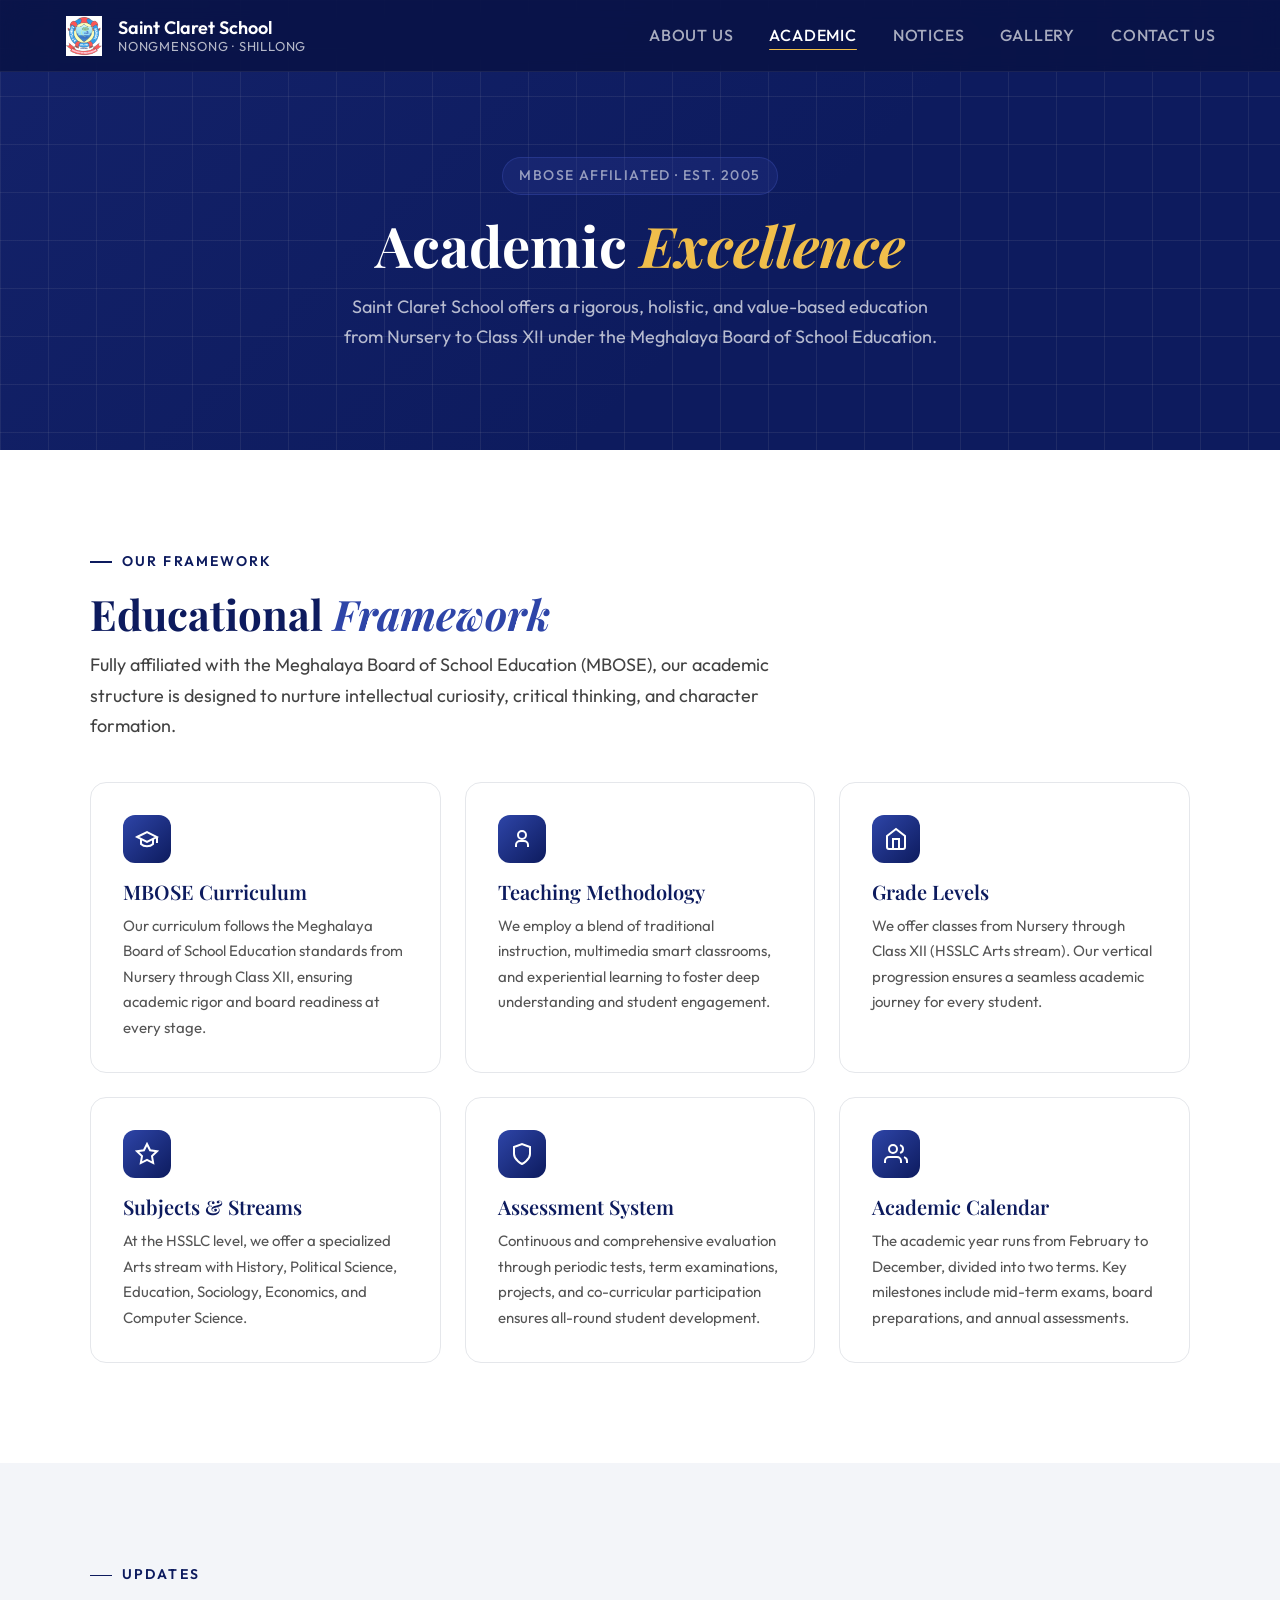
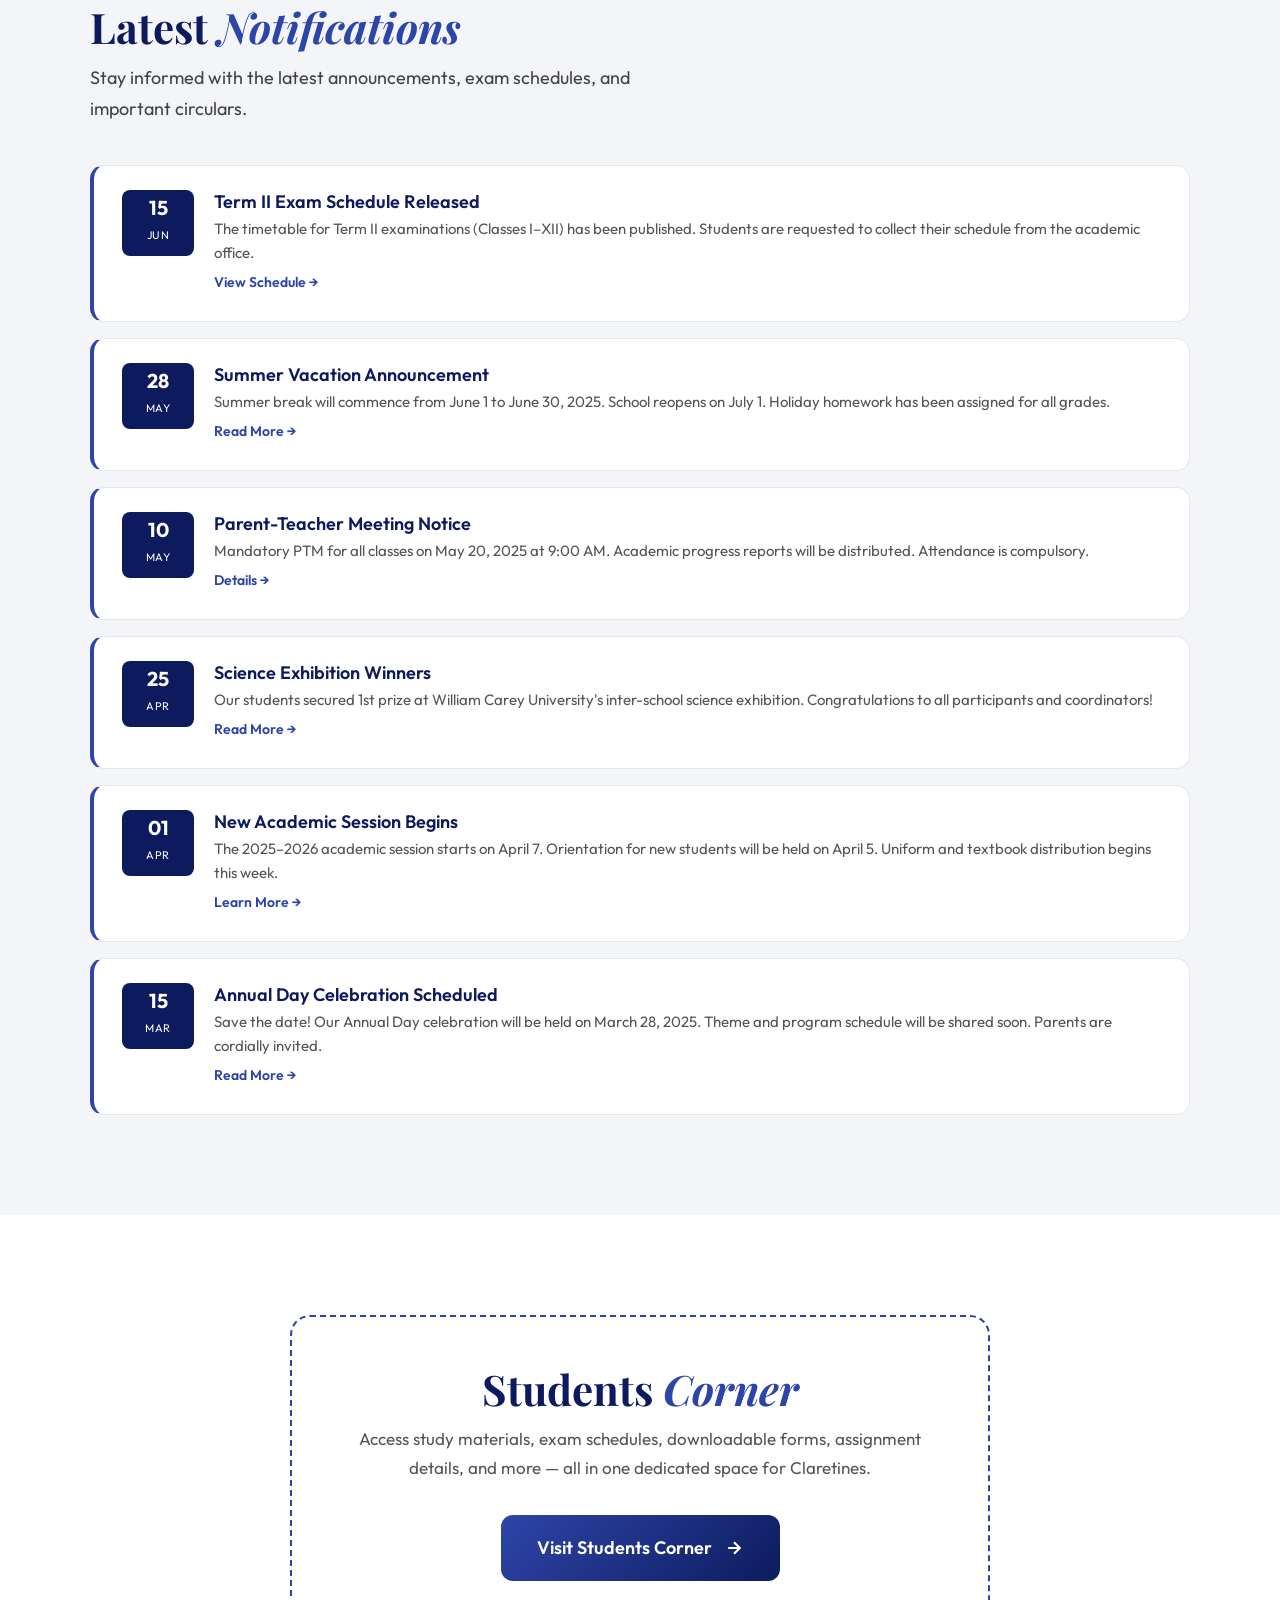
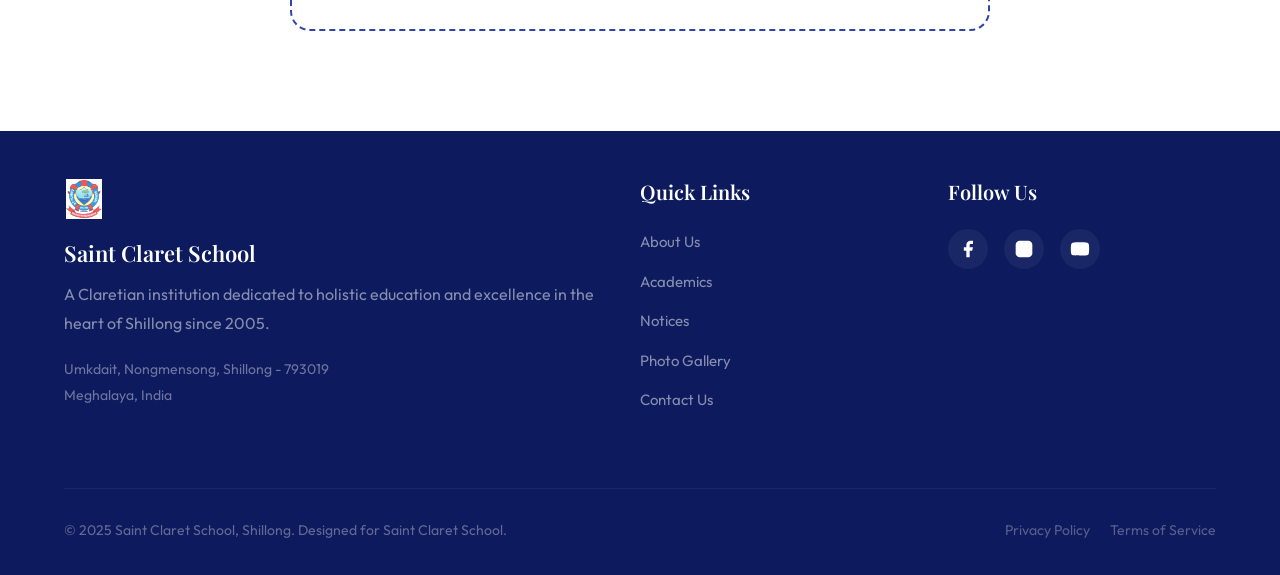
<file: academic.html>
<!DOCTYPE html>
<html lang="en">

<head>
    <meta charset="UTF-8" />
    <meta name="viewport" content="width=device-width, initial-scale=1.0" />
    <title>Academic - Saint Claret School</title>
    <meta name="description"
        content="Saint Claret Hr Secondary School, Nongmensong, Shillong — Academic programs and educational framework." />
    <meta name="keywords" content="Saint Claret School, Shillong, Nongmensong, Academic, MBOSE, HSSLC, Education" />
    <meta name="author" content="Saint Claret School" />
    <meta name="theme-color" content="#0B1D3A" />
    <link rel="canonical" href="https://www.stclaretshillong.in/" />
    <link rel="icon" type="image/png" href="assets/saint_claret_school_logo.webp" />
    <link rel="preconnect" href="https://fonts.googleapis.com" />
    <link rel="preconnect" href="https://fonts.gstatic.com" crossorigin />
    <link
        href="https://fonts.googleapis.com/css2?family=Playfair+Display:ital,wght@0,500;0,700;1,500;1,700&family=Outfit:wght@300;400;500;600&display=swap"
        rel="stylesheet" />
    <style>
        :root {
            --navy: #0D1B5E;
            --navy-2: #091245;
            --blue-accent: #2E45A8;
            --gold: #C8971A;
            --gold-light: #F0BE4B;
            --gray: #6B7280;
            --gray-light: #D1D5DB;
            --gray-pale: #F3F5F9;
            --white: #FFFFFF;
            --snow: #F8F9FB;
            --ink: #0D1B5E;
            --muted: #5B6E82;
            --line: #E5E7EB;
            --r: 12px;
            --purple: #0D1B5E;
            --purple-soft: #7C8EC8;
            --section-spacing: 80px;
        }

        *,
        *::before,
        *::after {
            box-sizing: border-box;
            margin: 0;
            padding: 0;
        }

        html {
            scroll-behavior: smooth;
            font-size: 16px;
        }

        body {
            font-family: 'Outfit', sans-serif;
            background: var(--white);
            color: var(--ink);
            overflow-x: hidden;
            -webkit-font-smoothing: antialiased;
            font-size: 18px;
            line-height: 1.7;
        }

        h1 {
            font-family: 'Playfair Display', serif;
            font-size: clamp(48px, 5.5vw, 56px);
            font-weight: 700;
            line-height: 1.08;
        }

        h2 {
            font-family: 'Playfair Display', serif;
            font-size: clamp(36px, 3.5vw, 42px);
            font-weight: 700;
            line-height: 1.15;
        }

        h3 {
            font-family: 'Playfair Display', serif;
            font-size: clamp(28px, 3vw, 32px);
            font-weight: 700;
            line-height: 1.2;
        }

        h4 {
            font-family: 'Outfit', sans-serif;
            font-size: clamp(24px, 2.5vw, 26px);
            font-weight: 600;
            line-height: 1.3;
        }

        p {
            font-size: 18px;
            line-height: 1.7;
            color: #424242;
        }

        .section-label {
            font-size: 14px;
            font-weight: 600;
            letter-spacing: 0.15em;
            text-transform: uppercase;
            color: var(--navy);
            display: flex;
            align-items: center;
            gap: 10px;
            margin-bottom: 16px;
        }

        .section-label::before {
            content: '';
            width: 22px;
            height: 1.5px;
            background: var(--navy);
        }

        /* NAV */
        .nav {
            position: fixed;
            top: 0;
            left: 0;
            right: 0;
            z-index: 200;
            height: 72px;
            display: flex;
            align-items: center;
            justify-content: space-between;
            padding: 0 clamp(20px, 5vw, 64px);
            background: rgba(9, 18, 69, 0.85);
            backdrop-filter: blur(12px);
            -webkit-backdrop-filter: blur(12px);
            border-bottom: 1px solid rgba(255, 255, 255, 0.07);
            transition: all 0.35s cubic-bezier(0.165, 0.84, 0.44, 1);
        }

        .nav.shrink {
            height: 60px;
            background: rgba(9, 18, 69, 0.97);
            backdrop-filter: blur(20px);
            box-shadow: 0 4px 24px rgba(0, 0, 0, 0.25);
        }

        .nav-left {
            display: flex;
            align-items: center;
            gap: 14px;
            text-decoration: none;
        }

        .nav-pill {
            width: 40px;
            height: 40px;
            display: flex;
            align-items: center;
            justify-content: center;
        }

        .nav-pill-img {
            width: 100%;
            height: 100%;
            object-fit: contain;
        }

        .nav-title {
            font-size: 18px;
            font-weight: 600;
            color: white;
            line-height: 1.2;
        }

        .nav-title small {
            display: block;
            font-size: 13px;
            font-weight: 400;
            color: rgba(255, 255, 255, 0.7);
            letter-spacing: 0.06em;
            text-transform: uppercase;
        }

        .nav-links {
            display: flex;
            align-items: center;
            gap: 36px;
            list-style: none;
        }

        .nav-links a {
            font-size: 16px;
            font-weight: 500;
            letter-spacing: 0.05em;
            text-transform: uppercase;
            color: rgba(255, 255, 255, 0.65);
            text-decoration: none;
            transition: color .25s;
            position: relative;
            padding-bottom: 2px;
        }

        .nav-links a::after {
            content: '';
            position: absolute;
            bottom: -3px;
            left: 0;
            width: 0;
            height: 1.5px;
            background: var(--gold-light);
            transition: width 0.28s ease;
            border-radius: 2px;
        }

        .nav-links a:hover {
            color: #fff;
        }

        .nav-links a:hover::after,
        .nav-links a.active::after {
            width: 100%;
        }

        .nav-links a.active {
            color: #fff;
        }

        .burger {
            display: none;
            flex-direction: column;
            gap: 5px;
            background: none;
            border: none;
            cursor: pointer;
            padding: 6px;
        }

        .burger span {
            display: block;
            width: 24px;
            height: 2.5px;
            background: white;
            border-radius: 2px;
            transition: .3s;
        }

        /* DRAWER */
        .drawer {
            position: fixed;
            inset: 0;
            z-index: 190;
            background: var(--navy);
            display: flex;
            flex-direction: column;
            justify-content: center;
            align-items: center;
            gap: 6px;
            transform: translateX(100%);
            transition: transform .35s cubic-bezier(.77, 0, .175, 1);
        }

        .drawer.open {
            transform: translateX(0);
        }

        .drawer a {
            font-family: 'Playfair Display', serif;
            font-size: clamp(28px, 7vw, 42px);
            font-weight: 700;
            color: white;
            text-decoration: none;
            padding: 10px 0;
            width: 80vw;
            text-align: center;
            border-bottom: 1px solid rgba(255, 255, 255, 0.07);
            transition: color .2s;
        }

        .drawer a:hover {
            color: var(--purple-soft);
        }

        .drawer a:last-child {
            border-bottom: none;
        }

        /* ACADEMIC HERO */
        .academic-hero {
            min-height: 50vh;
            background: var(--navy);
            display: flex;
            align-items: center;
            justify-content: center;
            text-align: center;
            padding: 120px clamp(20px, 5vw, 64px) 60px;
            position: relative;
            overflow: hidden;
        }

        .academic-hero::before {
            content: '';
            position: absolute;
            inset: 0;
            background: linear-gradient(135deg, rgba(57, 73, 171, 0.15) 0%, transparent 60%);
            z-index: 1;
        }

        .academic-hero h1 {
            color: white;
            position: relative;
            z-index: 2;
        }

        .academic-hero p {
            color: rgba(255, 255, 255, 0.7);
            font-size: 18px;
            max-width: 600px;
            margin: 16px auto 0;
            position: relative;
            z-index: 2;
        }

        .hero-geo {
            position: absolute;
            inset: 0;
            background-image: linear-gradient(rgba(189, 189, 189, 0.1) 1px, transparent 1px), linear-gradient(90deg, rgba(189, 189, 189, 0.1) 1px, transparent 1px);
            background-size: 48px 48px;
            z-index: 0;
        }

        .academic-hero-tag {
            display: inline-flex;
            align-items: center;
            gap: 8px;
            background: rgba(57, 73, 171, 0.2);
            border: 1px solid rgba(57, 73, 171, 0.45);
            border-radius: 100px;
            padding: 6px 16px;
            margin-bottom: 20px;
            width: fit-content;
            margin-left: auto;
            margin-right: auto;
            position: relative;
            z-index: 2;
        }

        .academic-hero-tag span {
            font-size: 14px;
            font-weight: 500;
            color: rgba(255, 255, 255, 0.55);
            letter-spacing: 0.1em;
            text-transform: uppercase;
        }

        /* SECTIONS */
        .acad-section {
            padding: clamp(80px, 8vw, 100px) clamp(20px, 5vw, 64px);
        }

        .acad-section.alt {
            background: var(--gray-pale);
        }

        .acad-inner {
            max-width: 1100px;
            margin: 0 auto;
        }

        /* FRAMEWORK GRID */
        .framework-grid {
            display: grid;
            grid-template-columns: repeat(auto-fill, minmax(300px, 1fr));
            gap: 24px;
            margin-top: 40px;
        }

        .fw-card {
            background: white;
            border-radius: 16px;
            padding: 32px;
            border: 1px solid var(--line);
            transition: transform 0.3s, border-color 0.3s;
        }

        .fw-card:hover {
            transform: translateY(-4px);
            border-color: var(--blue-accent);
        }

        .fw-icon {
            width: 48px;
            height: 48px;
            border-radius: 12px;
            background: linear-gradient(135deg, var(--blue-accent), var(--navy));
            display: flex;
            align-items: center;
            justify-content: center;
            margin-bottom: 16px;
        }

        .fw-icon svg {
            width: 24px;
            height: 24px;
            stroke: white;
            fill: none;
            stroke-width: 2;
        }

        .fw-card h4 {
            font-family: 'Playfair Display', serif;
            font-size: 20px;
            color: var(--navy);
            margin-bottom: 8px;
        }

        .fw-card p {
            font-size: 15px;
            color: #555;
            line-height: 1.7;
        }

        /* NOTIFICATIONS LIST */
        .notif-list {
            display: flex;
            flex-direction: column;
            gap: 16px;
            margin-top: 40px;
        }

        .notif-item {
            display: flex;
            gap: 20px;
            align-items: flex-start;
            background: white;
            border-radius: 14px;
            padding: 24px 28px;
            border: 1px solid var(--line);
            border-left: 4px solid var(--blue-accent);
            transition: transform 0.2s;
        }

        .notif-item:hover {
            transform: translateX(6px);
        }

        .notif-date {
            flex-shrink: 0;
            background: var(--navy);
            color: white;
            padding: 8px 14px;
            border-radius: 8px;
            text-align: center;
            min-width: 72px;
        }

        .notif-date .day {
            font-size: 20px;
            font-weight: 700;
            display: block;
            line-height: 1;
        }

        .notif-date .mon {
            font-size: 11px;
            text-transform: uppercase;
            letter-spacing: 0.06em;
        }

        .notif-body h4 {
            font-family: 'Outfit', sans-serif;
            font-size: 18px;
            font-weight: 600;
            color: var(--navy);
            margin-bottom: 4px;
        }

        .notif-body p {
            font-size: 15px;
            color: #555;
            line-height: 1.6;
        }

        .notif-link {
            color: var(--blue-accent);
            font-weight: 600;
            font-size: 14px;
            text-decoration: none;
            display: inline-block;
            margin-top: 6px;
        }

        .notif-link:hover {
            text-decoration: underline;
        }

        /* STUDENTS CORNER CTA */
        .students-cta {
            text-align: center;
            max-width: 700px;
            margin: 0 auto;
            background: white;
            border-radius: 20px;
            padding: 48px 40px;
            border: 2px dashed var(--blue-accent);
        }

        .students-cta h2 {
            margin-bottom: 12px;
        }

        .students-cta p {
            font-size: 17px;
            color: #555;
            margin-bottom: 32px;
        }

        .btn-lg {
            display: inline-flex;
            align-items: center;
            gap: 12px;
            padding: 18px 36px;
            border-radius: 12px;
            font-size: 18px;
            font-weight: 600;
            text-decoration: none;
            transition: all .25s;
            cursor: pointer;
            border: none;
        }

        .btn-cta {
            background: linear-gradient(135deg, var(--blue-accent), var(--navy));
            color: white;
        }

        .btn-cta:hover {
            transform: translateY(-3px);
            box-shadow: 0 8px 30px rgba(46, 69, 168, 0.35);
        }

        .btn-cta svg {
            width: 20px;
            height: 20px;
            stroke: currentColor;
            fill: none;
            stroke-width: 2.5;
        }

        /* FOOTER */
        footer {
            background: var(--navy);
            padding: 48px clamp(20px, 5vw, 64px) 32px;
        }

        .footer-grid {
            display: grid;
            grid-template-columns: 2fr 1fr 1fr;
            gap: 40px;
            padding-bottom: 60px;
        }

        .footer-col h4 {
            color: white;
            margin-bottom: 24px;
            font-family: 'Playfair Display', serif;
            font-size: 20px;
        }

        .footer-col p {
            color: rgba(255, 255, 255, 0.5);
            line-height: 1.8;
            margin-bottom: 20px;
            font-size: 16px;
        }

        .footer-bottom {
            border-top: 1px solid rgba(255, 255, 255, 0.06);
            padding-top: 30px;
            display: flex;
            justify-content: space-between;
            align-items: center;
            color: rgba(255, 255, 255, 0.3);
            font-size: 14px;
        }

        .footer-pill {
            width: 40px;
            height: 40px;
            display: flex;
            align-items: center;
            justify-content: center;
        }

        .footer-pill-img {
            width: 100%;
            height: 100%;
            object-fit: contain;
        }

        footer nav a {
            color: rgba(255, 255, 255, 0.5);
            text-decoration: none;
            font-size: 15px;
            transition: color .2s;
        }

        footer nav a:hover {
            color: white;
        }

        footer p {
            font-size: 14px;
            color: rgba(255, 255, 255, 0.35);
        }

        /* SCROLL REVEAL */
        .sr {
            opacity: 0;
            transform: translateY(22px);
            transition: opacity 0.65s ease, transform 0.65s ease;
        }

        .sr.d1 {
            transition-delay: .1s;
        }

        .sr.d2 {
            transition-delay: .2s;
        }

        .sr.d3 {
            transition-delay: .3s;
        }

        .sr.vis {
            opacity: 1;
            transform: translateY(0);
        }

        @media (max-width: 1024px) {
            .footer-grid {
                grid-template-columns: 1fr 1fr;
            }
        }

        @media (max-width: 900px) {
            .nav-links {
                display: none;
            }

            .burger {
                display: flex;
            }

            .notif-item {
                flex-direction: column;
                gap: 12px;
            }

            .notif-date {
                display: flex;
                gap: 6px;
                align-items: center;
                min-width: auto;
                padding: 6px 14px;
            }

            .notif-date .day {
                font-size: 16px;
            }
        }

        @media (max-width: 768px) {
            .footer-grid {
                grid-template-columns: 1fr;
            }

            .footer-bottom {
                flex-direction: column;
                gap: 12px;
                text-align: center;
            }

            .framework-grid {
                grid-template-columns: 1fr;
            }
        }

        @media (max-width: 540px) {
            body {
                font-size: 16px;
            }

            p {
                font-size: 16px;
            }

            .students-cta {
                padding: 32px 20px;
            }
        }
    </style>
</head>

<body>

    <!-- HEADER -->
    <header class="nav" id="mainNav">
        <a class="nav-left" href="index.html">
            <div class="nav-pill"><img src="assets/saint_claret_school_logo.webp" alt="Saint Claret School Crest"
                    class="nav-pill-img" /></div>
            <div class="nav-title">Saint Claret School <small>Nongmensong · Shillong</small></div>
        </a>
        <ul class="nav-links">
            <li><a href="index.html">About Us</a></li>
            <li><a href="academic.html" class="active">Academic</a></li>
            <li><a href="index.html#notices">Notices</a></li>
            <li><a href="index.html#gallery">Gallery</a></li>
            <li><a href="index.html#contact">Contact Us</a></li>
        </ul>
        <button class="burger" id="burgerBtn" aria-label="Menu"><span></span><span></span><span></span></button>
    </header>

    <main>

        <!-- DRAWER -->
        <div class="drawer" id="drawer">
            <a href="index.html">About Us</a>
            <a href="academic.html">Academic</a>
            <a href="index.html#notices" onclick="closeDrawer()">Notices</a>
            <a href="index.html#gallery" onclick="closeDrawer()">Gallery</a>
            <a href="index.html#contact" onclick="closeDrawer()">Contact Us</a>
        </div>

        <!-- HERO -->
        <section class="academic-hero">
            <div class="hero-geo"></div>
            <div style="position:relative; z-index:2;">
                <div class="academic-hero-tag"><span>MBOSE Affiliated · Est. 2005</span></div>
                <h1>Academic <em style="font-style:italic; color:var(--gold-light);">Excellence</em></h1>
                <p>Saint Claret School offers a rigorous, holistic, and value-based education from Nursery to Class XII
                    under the Meghalaya Board of School Education.</p>
            </div>
        </section>

        <!-- EDUCATIONAL FRAMEWORK -->
        <section class="acad-section" id="framework">
            <div class="acad-inner">
                <div class="section-label sr">Our Framework</div>
                <h2 class="sr d1">Educational <em style="font-style:italic; color:var(--blue-accent);">Framework</em>
                </h2>
                <p class="sr d2" style="max-width:700px; margin-top:12px;">Fully affiliated with the Meghalaya Board of
                    School Education (MBOSE), our academic structure is designed to nurture intellectual curiosity,
                    critical thinking, and character formation.</p>

                <div class="framework-grid sr d3">
                    <div class="fw-card">
                        <div class="fw-icon"><svg viewBox="0 0 24 24">
                                <path d="M22 10v6M2 10l10-5 10 5-10 5z" />
                                <path d="M6 12v5c3 3 9 3 12 0v-5" />
                            </svg></div>
                        <h4>MBOSE Curriculum</h4>
                        <p>Our curriculum follows the Meghalaya Board of School Education standards from Nursery through
                            Class XII, ensuring academic rigor and board readiness at every stage.</p>
                    </div>
                    <div class="fw-card">
                        <div class="fw-icon"><svg viewBox="0 0 24 24">
                                <circle cx="12" cy="8" r="4" />
                                <path d="M6 20v-2a4 4 0 0 1 4-4h4a4 4 0 0 1 4 4v2" />
                            </svg></div>
                        <h4>Teaching Methodology</h4>
                        <p>We employ a blend of traditional instruction, multimedia smart classrooms, and experiential
                            learning to foster deep understanding and student engagement.</p>
                    </div>
                    <div class="fw-card">
                        <div class="fw-icon"><svg viewBox="0 0 24 24">
                                <path d="M3 9l9-7 9 7v11a2 2 0 0 1-2 2H5a2 2 0 0 1-2-2z" />
                                <polyline points="9 22 9 12 15 12 15 22" />
                            </svg></div>
                        <h4>Grade Levels</h4>
                        <p>We offer classes from Nursery through Class XII (HSSLC Arts stream). Our vertical progression
                            ensures a seamless academic journey for every student.</p>
                    </div>
                    <div class="fw-card">
                        <div class="fw-icon"><svg viewBox="0 0 24 24">
                                <path
                                    d="M12 2l3.09 6.26L22 9.27l-5 4.87 1.18 6.88L12 17.77l-6.18 3.25L7 14.14 2 9.27l6.91-1.01L12 2z" />
                            </svg></div>
                        <h4>Subjects & Streams</h4>
                        <p>At the HSSLC level, we offer a specialized Arts stream with History, Political Science,
                            Education, Sociology, Economics, and Computer Science.</p>
                    </div>
                    <div class="fw-card">
                        <div class="fw-icon"><svg viewBox="0 0 24 24">
                                <path d="M12 22s8-4 8-10V5l-8-3-8 3v7c0 6 8 10 8 10z" />
                            </svg></div>
                        <h4>Assessment System</h4>
                        <p>Continuous and comprehensive evaluation through periodic tests, term examinations, projects,
                            and co-curricular participation ensures all-round student development.</p>
                    </div>
                    <div class="fw-card">
                        <div class="fw-icon"><svg viewBox="0 0 24 24">
                                <path d="M17 21v-2a4 4 0 0 0-4-4H5a4 4 0 0 0-4 4v2" />
                                <circle cx="9" cy="7" r="4" />
                                <path d="M23 21v-2a4 4 0 0 0-3-3.87" />
                                <path d="M16 3.13a4 4 0 0 1 0 7.75" />
                            </svg></div>
                        <h4>Academic Calendar</h4>
                        <p>The academic year runs from February to December, divided into two terms. Key milestones
                            include mid-term exams, board preparations, and annual assessments.</p>
                    </div>
                </div>
            </div>
        </section>

        <!-- LATEST NOTIFICATIONS -->
        <section class="acad-section alt" id="notifications">
            <div class="acad-inner">
                <div class="section-label sr">Updates</div>
                <h2 class="sr d1">Latest <em style="font-style:italic; color:var(--blue-accent);">Notifications</em>
                </h2>
                <p class="sr d2" style="max-width:600px; margin-top:12px;">Stay informed with the latest announcements,
                    exam schedules, and important circulars.</p>

                <div class="notif-list">
                    <div class="notif-item sr d2">
                        <div class="notif-date"><span class="day">15</span><span class="mon">Jun</span></div>
                        <div class="notif-body">
                            <h4>Term II Exam Schedule Released</h4>
                            <p>The timetable for Term II examinations (Classes I–XII) has been published. Students are
                                requested to collect their schedule from the academic office.</p>
                            <a href="#" class="notif-link">View Schedule &rarr;</a>
                        </div>
                    </div>
                    <div class="notif-item sr d2">
                        <div class="notif-date"><span class="day">28</span><span class="mon">May</span></div>
                        <div class="notif-body">
                            <h4>Summer Vacation Announcement</h4>
                            <p>Summer break will commence from June 1 to June 30, 2025. School reopens on July 1.
                                Holiday homework has been assigned for all grades.</p>
                            <a href="#" class="notif-link">Read More &rarr;</a>
                        </div>
                    </div>
                    <div class="notif-item sr d3">
                        <div class="notif-date"><span class="day">10</span><span class="mon">May</span></div>
                        <div class="notif-body">
                            <h4>Parent-Teacher Meeting Notice</h4>
                            <p>Mandatory PTM for all classes on May 20, 2025 at 9:00 AM. Academic progress reports will
                                be distributed. Attendance is compulsory.</p>
                            <a href="#" class="notif-link">Details &rarr;</a>
                        </div>
                    </div>
                    <div class="notif-item sr d3">
                        <div class="notif-date"><span class="day">25</span><span class="mon">Apr</span></div>
                        <div class="notif-body">
                            <h4>Science Exhibition Winners</h4>
                            <p>Our students secured 1st prize at William Carey University's inter-school science
                                exhibition. Congratulations to all participants and coordinators!</p>
                            <a href="#" class="notif-link">Read More &rarr;</a>
                        </div>
                    </div>
                    <div class="notif-item sr d3">
                        <div class="notif-date"><span class="day">01</span><span class="mon">Apr</span></div>
                        <div class="notif-body">
                            <h4>New Academic Session Begins</h4>
                            <p>The 2025–2026 academic session starts on April 7. Orientation for new students will be
                                held on April 5. Uniform and textbook distribution begins this week.</p>
                            <a href="#" class="notif-link">Learn More &rarr;</a>
                        </div>
                    </div>
                    <div class="notif-item sr d3">
                        <div class="notif-date"><span class="day">15</span><span class="mon">Mar</span></div>
                        <div class="notif-body">
                            <h4>Annual Day Celebration Scheduled</h4>
                            <p>Save the date! Our Annual Day celebration will be held on March 28, 2025. Theme and
                                program schedule will be shared soon. Parents are cordially invited.</p>
                            <a href="#" class="notif-link">Read More &rarr;</a>
                        </div>
                    </div>
                </div>
            </div>
        </section>

        <!-- STUDENTS CORNER -->
        <section class="acad-section" id="students-corner">
            <div class="acad-inner">
                <div class="students-cta sr">
                    <h2 class="sr d1">Students <em style="font-style:italic; color:var(--blue-accent);">Corner</em></h2>
                    <p class="sr d2">Access study materials, exam schedules, downloadable forms, assignment details, and
                        more — all in one dedicated space for Claretines.</p>
                    <a href="students-corner.html" class="btn-lg btn-cta sr d3">
                        Visit Students Corner
                        <svg viewBox="0 0 24 24">
                            <path d="M5 12h14M12 5l7 7-7 7" />
                        </svg>
                    </a>
                </div>
            </div>
        </section>

    </main>

    <!-- FOOTER -->
    <footer>
        <div style="max-width:1400px; margin:0 auto; width:100%;">
            <div class="footer-grid">
                <div class="footer-col">
                    <div class="footer-pill" style="margin-bottom:20px"><img src="assets/saint_claret_school_logo.webp"
                            alt="Saint Claret School Logo" class="footer-pill-img" /></div>
                    <h4 style="color:white; font-family:'Playfair Display', serif; font-size:22px; margin-bottom:12px;">
                        Saint Claret School</h4>
                    <p style="font-size:16px; line-height:1.8;">A Claretian institution dedicated to holistic education
                        and excellence in the heart of Shillong since 2005.</p>
                    <p style="font-size:14px; color:rgba(255,255,255,0.4); margin-top:12px;">Umkdait, Nongmensong,
                        Shillong - 793019<br />Meghalaya, India</p>
                </div>
                <div class="footer-col">
                    <h4>Quick Links</h4>
                    <nav style="display:flex; flex-direction:column; gap:14px;">
                        <a href="index.html">About Us</a>
                        <a href="academic.html">Academics</a>
                        <a href="index.html#notices">Notices</a>
                        <a href="index.html#gallery">Photo Gallery</a>
                        <a href="index.html#contact">Contact Us</a>
                    </nav>
                </div>
                <div class="footer-col">
                    <h4>Follow Us</h4>
                    <div class="social-links" style="display:flex; gap:16px;">
                        <a href="https://facebook.com/search/top/?q=Saint%20Claret%20School%20Nongmensong"
                            target="_blank" aria-label="Facebook"
                            style="width:40px; height:40px; border-radius:50%; background:rgba(255,255,255,0.05); display:flex; align-items:center; justify-content:center; transition:background 0.3s;">
                            <svg viewBox="0 0 24 24" style="width:20px;height:20px;fill:white;">
                                <path d="M18 2h-3a5 5 0 0 0-5 5v3H7v4h3v8h4v-8h3l1-4h-4V7a1 1 0 0 1 1-1h3z" />
                            </svg>
                        </a>
                        <a href="#" aria-label="Instagram"
                            style="width:40px; height:40px; border-radius:50%; background:rgba(255,255,255,0.05); display:flex; align-items:center; justify-content:center; transition:background 0.3s;">
                            <svg viewBox="0 0 24 24" style="width:20px;height:20px;fill:white;">
                                <rect x="2" y="2" width="20" height="20" rx="5" ry="5" />
                                <path d="M16 11.37A4 4 0 1 1 12.63 8 4 4 0 0 1 16 11.37z" />
                                <line x1="17.5" y1="6.5" x2="17.51" y2="6.5" />
                            </svg>
                        </a>
                        <a href="#" aria-label="YouTube"
                            style="width:40px; height:40px; border-radius:50%; background:rgba(255,255,255,0.05); display:flex; align-items:center; justify-content:center; transition:background 0.3s;">
                            <svg viewBox="0 0 24 24" style="width:20px;height:20px;fill:white;">
                                <path
                                    d="M22.54 6.42a2.78 2.78 0 0 0-1.94-2C18.88 4 12 4 12 4s-6.88 0-8.6.42a2.78 2.78 0 0 0-1.94 2C1 8.11 1 12 1 12s0 3.89.46 5.58a2.78 2.78 0 0 0 1.94 2c1.71.42 8.6.42 8.6.42s6.88 0 8.6-.42a2.78 2.78 0 0 0 1.94-2C23 15.89 23 12 23 12s0-3.89-.46-5.58z" />
                                <polygon points="9.75 15.02 15.5 12 9.75 8.98 9.75 15.02" />
                            </svg>
                        </a>
                    </div>
                </div>
            </div>
            <div class="footer-bottom">
                <p>&copy; 2025 Saint Claret School, Shillong. Designed for Saint Claret School.</p>
                <div style="display:flex; gap:20px;">
                    <a href="#" style="color:inherit; text-decoration:none; font-size:14px;">Privacy Policy</a>
                    <a href="#" style="color:inherit; text-decoration:none; font-size:14px;">Terms of Service</a>
                </div>
            </div>
        </div>
    </footer>

    <script>
        const mainNav = document.getElementById('mainNav');
        window.addEventListener('scroll', () => { mainNav.classList.toggle('shrink', window.scrollY > 50); });
        const burgerBtn = document.getElementById('burgerBtn');
        const drawer = document.getElementById('drawer');
        burgerBtn.addEventListener('click', () => drawer.classList.toggle('open'));
        function closeDrawer() { drawer.classList.remove('open'); }
        const srEls = document.querySelectorAll('.sr');
        const io = new IntersectionObserver(entries => {
            entries.forEach(e => { if (e.isIntersecting) { e.target.classList.add('vis'); io.unobserve(e.target); } });
        }, { threshold: 0.1 });
        srEls.forEach(el => io.observe(el));
    </script>
</body>

</html>
</file>
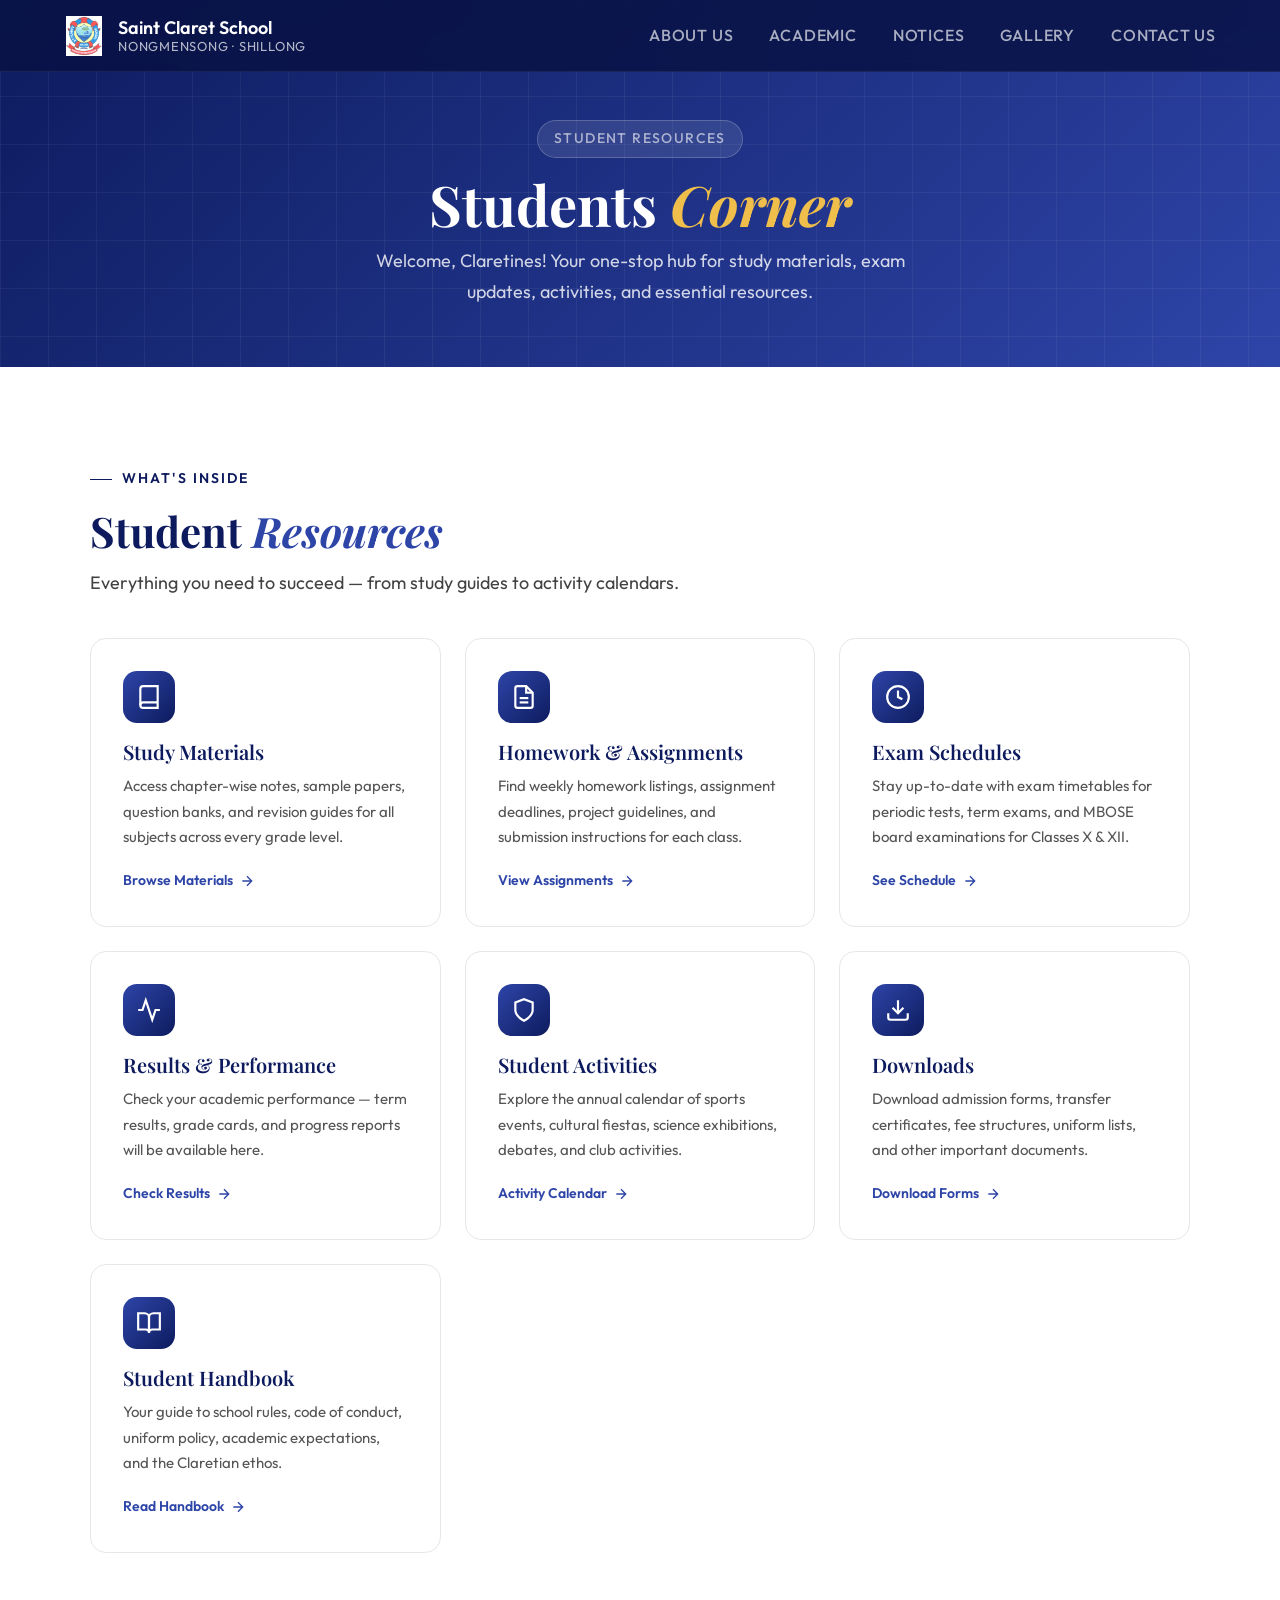
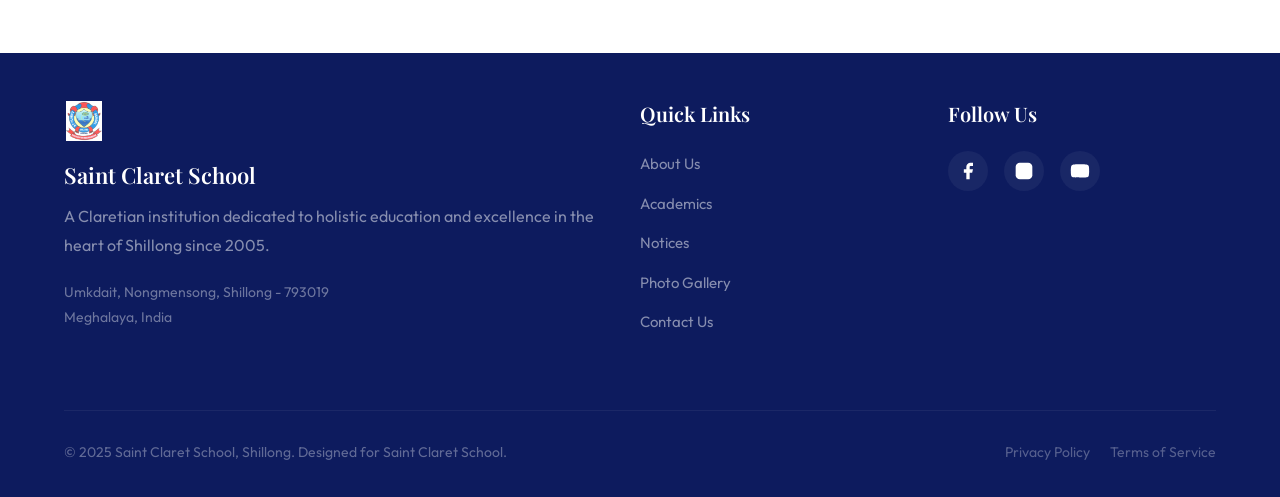
<file: students-corner.html>
<!DOCTYPE html>
<html lang="en">

<head>
    <meta charset="UTF-8" />
    <meta name="viewport" content="width=device-width, initial-scale=1.0" />
    <title>Students Corner - Saint Claret School</title>
    <meta name="description"
        content="Saint Claret School — Student resources, study materials, exam schedules, and more." />
    <meta name="theme-color" content="#0B1D3A" />
    <link rel="icon" type="image/png" href="assets/saint_claret_school_logo.webp" />
    <link rel="preconnect" href="https://fonts.googleapis.com" />
    <link rel="preconnect" href="https://fonts.gstatic.com" crossorigin />
    <link
        href="https://fonts.googleapis.com/css2?family=Playfair+Display:ital,wght@0,500;0,700;1,500;1,700&family=Outfit:wght@300;400;500;600&display=swap"
        rel="stylesheet" />
    <style>
        :root {
            --navy: #0D1B5E;
            --navy-2: #091245;
            --blue-accent: #2E45A8;
            --gold: #C8971A;
            --gold-light: #F0BE4B;
            --gray: #6B7280;
            --gray-light: #D1D5DB;
            --gray-pale: #F3F5F9;
            --white: #FFFFFF;
            --snow: #F8F9FB;
            --ink: #0D1B5E;
            --muted: #5B6E82;
            --line: #E5E7EB;
            --r: 12px;
            --purple: #0D1B5E;
            --purple-soft: #7C8EC8;
            --section-spacing: 80px;
        }

        *,
        *::before,
        *::after {
            box-sizing: border-box;
            margin: 0;
            padding: 0;
        }

        html {
            scroll-behavior: smooth;
            font-size: 16px;
        }

        body {
            font-family: 'Outfit', sans-serif;
            background: var(--white);
            color: var(--ink);
            overflow-x: hidden;
            -webkit-font-smoothing: antialiased;
            font-size: 18px;
            line-height: 1.7;
        }

        h1 {
            font-family: 'Playfair Display', serif;
            font-size: clamp(48px, 5.5vw, 56px);
            font-weight: 700;
            line-height: 1.08;
        }

        h2 {
            font-family: 'Playfair Display', serif;
            font-size: clamp(36px, 3.5vw, 42px);
            font-weight: 700;
            line-height: 1.15;
        }

        h4 {
            font-family: 'Outfit', sans-serif;
            font-size: clamp(24px, 2.5vw, 26px);
            font-weight: 600;
            line-height: 1.3;
        }

        p {
            font-size: 18px;
            line-height: 1.7;
            color: #424242;
        }

        .section-label {
            font-size: 14px;
            font-weight: 600;
            letter-spacing: 0.15em;
            text-transform: uppercase;
            color: var(--navy);
            display: flex;
            align-items: center;
            gap: 10px;
            margin-bottom: 16px;
        }

        .section-label::before {
            content: '';
            width: 22px;
            height: 1.5px;
            background: var(--navy);
        }

        /* NAV */
        .nav {
            position: fixed;
            top: 0;
            left: 0;
            right: 0;
            z-index: 200;
            height: 72px;
            display: flex;
            align-items: center;
            justify-content: space-between;
            padding: 0 clamp(20px, 5vw, 64px);
            background: rgba(9, 18, 69, 0.85);
            backdrop-filter: blur(12px);
            -webkit-backdrop-filter: blur(12px);
            border-bottom: 1px solid rgba(255, 255, 255, 0.07);
            transition: all 0.35s cubic-bezier(0.165, 0.84, 0.44, 1);
        }

        .nav.shrink {
            height: 60px;
            background: rgba(9, 18, 69, 0.97);
            backdrop-filter: blur(20px);
            box-shadow: 0 4px 24px rgba(0, 0, 0, 0.25);
        }

        .nav-left {
            display: flex;
            align-items: center;
            gap: 14px;
            text-decoration: none;
        }

        .nav-pill {
            width: 40px;
            height: 40px;
            display: flex;
            align-items: center;
            justify-content: center;
        }

        .nav-pill-img {
            width: 100%;
            height: 100%;
            object-fit: contain;
        }

        .nav-title {
            font-size: 18px;
            font-weight: 600;
            color: white;
            line-height: 1.2;
        }

        .nav-title small {
            display: block;
            font-size: 13px;
            font-weight: 400;
            color: rgba(255, 255, 255, 0.7);
            letter-spacing: 0.06em;
            text-transform: uppercase;
        }

        .nav-links {
            display: flex;
            align-items: center;
            gap: 36px;
            list-style: none;
        }

        .nav-links a {
            font-size: 16px;
            font-weight: 500;
            letter-spacing: 0.05em;
            text-transform: uppercase;
            color: rgba(255, 255, 255, 0.65);
            text-decoration: none;
            transition: color .25s;
            position: relative;
            padding-bottom: 2px;
        }

        .nav-links a::after {
            content: '';
            position: absolute;
            bottom: -3px;
            left: 0;
            width: 0;
            height: 1.5px;
            background: var(--gold-light);
            transition: width 0.28s ease;
            border-radius: 2px;
        }

        .nav-links a:hover {
            color: #fff;
        }

        .nav-links a:hover::after,
        .nav-links a.active::after {
            width: 100%;
        }

        .nav-links a.active {
            color: #fff;
        }

        .burger {
            display: none;
            flex-direction: column;
            gap: 5px;
            background: none;
            border: none;
            cursor: pointer;
            padding: 6px;
        }

        .burger span {
            display: block;
            width: 24px;
            height: 2.5px;
            background: white;
            border-radius: 2px;
            transition: .3s;
        }

        /* DRAWER */
        .drawer {
            position: fixed;
            inset: 0;
            z-index: 190;
            background: var(--navy);
            display: flex;
            flex-direction: column;
            justify-content: center;
            align-items: center;
            gap: 6px;
            transform: translateX(100%);
            transition: transform .35s cubic-bezier(.77, 0, .175, 1);
        }

        .drawer.open {
            transform: translateX(0);
        }

        .drawer a {
            font-family: 'Playfair Display', serif;
            font-size: clamp(28px, 7vw, 42px);
            font-weight: 700;
            color: white;
            text-decoration: none;
            padding: 10px 0;
            width: 80vw;
            text-align: center;
            border-bottom: 1px solid rgba(255, 255, 255, 0.07);
            transition: color .2s;
        }

        .drawer a:hover {
            color: var(--purple-soft);
        }

        .drawer a:last-child {
            border-bottom: none;
        }

        /* HERO */
        .student-hero {
            min-height: 40vh;
            background: linear-gradient(135deg, var(--navy), var(--blue-accent));
            display: flex;
            align-items: center;
            justify-content: center;
            text-align: center;
            padding: 120px clamp(20px, 5vw, 64px) 60px;
            position: relative;
            overflow: hidden;
        }

        .student-hero h1 {
            color: white;
            position: relative;
            z-index: 2;
        }

        .student-hero p {
            color: rgba(255, 255, 255, 0.8);
            font-size: 18px;
            max-width: 550px;
            margin: 12px auto 0;
            position: relative;
            z-index: 2;
        }

        .hero-geo {
            position: absolute;
            inset: 0;
            background-image: linear-gradient(rgba(255, 255, 255, 0.05) 1px, transparent 1px), linear-gradient(90deg, rgba(255, 255, 255, 0.05) 1px, transparent 1px);
            background-size: 48px 48px;
            z-index: 0;
        }

        .student-hero-tag {
            display: inline-flex;
            align-items: center;
            gap: 8px;
            background: rgba(255, 255, 255, 0.1);
            border: 1px solid rgba(255, 255, 255, 0.2);
            border-radius: 100px;
            padding: 6px 16px;
            margin-bottom: 16px;
            width: fit-content;
            margin-left: auto;
            margin-right: auto;
            position: relative;
            z-index: 2;
        }

        .student-hero-tag span {
            font-size: 14px;
            font-weight: 500;
            color: rgba(255, 255, 255, 0.6);
            letter-spacing: 0.1em;
            text-transform: uppercase;
        }

        /* RESOURCES */
        .res-section {
            padding: clamp(80px, 8vw, 100px) clamp(20px, 5vw, 64px);
        }

        .res-section.alt {
            background: var(--gray-pale);
        }

        .res-inner {
            max-width: 1100px;
            margin: 0 auto;
        }

        .resources-grid {
            display: grid;
            grid-template-columns: repeat(auto-fill, minmax(300px, 1fr));
            gap: 24px;
            margin-top: 40px;
        }

        .res-card {
            background: white;
            border-radius: 16px;
            padding: 32px;
            border: 1px solid var(--line);
            transition: transform 0.3s, border-color 0.3s;
        }

        .res-card:hover {
            transform: translateY(-4px);
            border-color: var(--blue-accent);
        }

        .res-icon {
            width: 52px;
            height: 52px;
            border-radius: 14px;
            background: linear-gradient(135deg, var(--blue-accent), var(--navy));
            display: flex;
            align-items: center;
            justify-content: center;
            margin-bottom: 16px;
        }

        .res-icon svg {
            width: 26px;
            height: 26px;
            stroke: white;
            fill: none;
            stroke-width: 2;
        }

        .res-card h4 {
            font-family: 'Playfair Display', serif;
            font-size: 20px;
            color: var(--navy);
            margin-bottom: 8px;
        }

        .res-card p {
            font-size: 15px;
            color: #555;
            line-height: 1.7;
            margin-bottom: 14px;
        }

        .res-link {
            color: var(--blue-accent);
            font-weight: 600;
            font-size: 14px;
            text-decoration: none;
            display: inline-flex;
            align-items: center;
            gap: 6px;
        }

        .res-link:hover {
            text-decoration: underline;
        }

        .res-link svg {
            width: 16px;
            height: 16px;
            stroke: currentColor;
            fill: none;
            stroke-width: 2;
        }

        /* FOOTER */
        footer {
            background: var(--navy);
            padding: 48px clamp(20px, 5vw, 64px) 32px;
        }

        .footer-grid {
            display: grid;
            grid-template-columns: 2fr 1fr 1fr;
            gap: 40px;
            padding-bottom: 60px;
        }

        .footer-col h4 {
            color: white;
            margin-bottom: 24px;
            font-family: 'Playfair Display', serif;
            font-size: 20px;
        }

        .footer-col p {
            color: rgba(255, 255, 255, 0.5);
            line-height: 1.8;
            margin-bottom: 20px;
            font-size: 16px;
        }

        .footer-bottom {
            border-top: 1px solid rgba(255, 255, 255, 0.06);
            padding-top: 30px;
            display: flex;
            justify-content: space-between;
            align-items: center;
            color: rgba(255, 255, 255, 0.3);
            font-size: 14px;
        }

        .footer-pill {
            width: 40px;
            height: 40px;
            display: flex;
            align-items: center;
            justify-content: center;
        }

        .footer-pill-img {
            width: 100%;
            height: 100%;
            object-fit: contain;
        }

        footer nav a {
            color: rgba(255, 255, 255, 0.5);
            text-decoration: none;
            font-size: 15px;
            transition: color .2s;
        }

        footer nav a:hover {
            color: white;
        }

        footer p {
            font-size: 14px;
            color: rgba(255, 255, 255, 0.35);
        }

        /* SCROLL REVEAL */
        .sr {
            opacity: 0;
            transform: translateY(22px);
            transition: opacity 0.65s ease, transform 0.65s ease;
        }

        .sr.d1 {
            transition-delay: .1s;
        }

        .sr.d2 {
            transition-delay: .2s;
        }

        .sr.d3 {
            transition-delay: .3s;
        }

        .sr.vis {
            opacity: 1;
            transform: translateY(0);
        }

        @media (max-width:1024px) {
            .footer-grid {
                grid-template-columns: 1fr 1fr;
            }
        }

        @media (max-width:900px) {
            .nav-links {
                display: none;
            }

            .burger {
                display: flex;
            }
        }

        @media (max-width:768px) {
            .footer-grid {
                grid-template-columns: 1fr;
            }

            .footer-bottom {
                flex-direction: column;
                gap: 12px;
                text-align: center;
            }

            .resources-grid {
                grid-template-columns: 1fr;
            }
        }

        @media (max-width:540px) {
            body {
                font-size: 16px;
            }

            p {
                font-size: 16px;
            }
        }
    </style>
</head>

<body>

    <!-- HEADER -->
    <header class="nav" id="mainNav">
        <a class="nav-left" href="index.html">
            <div class="nav-pill"><img src="assets/saint_claret_school_logo.webp" alt="Saint Claret School Crest"
                    class="nav-pill-img" /></div>
            <div class="nav-title">Saint Claret School <small>Nongmensong · Shillong</small></div>
        </a>
        <ul class="nav-links">
            <li><a href="index.html">About Us</a></li>
            <li><a href="academic.html">Academic</a></li>
            <li><a href="index.html#notices">Notices</a></li>
            <li><a href="index.html#gallery">Gallery</a></li>
            <li><a href="index.html#contact">Contact Us</a></li>
        </ul>
        <button class="burger" id="burgerBtn" aria-label="Menu"><span></span><span></span><span></span></button>
    </header>

    <main>
        <!-- DRAWER -->
        <div class="drawer" id="drawer">
            <a href="index.html">About Us</a>
            <a href="academic.html">Academic</a>
            <a href="index.html#notices" onclick="closeDrawer()">Notices</a>
            <a href="index.html#gallery" onclick="closeDrawer()">Gallery</a>
            <a href="index.html#contact" onclick="closeDrawer()">Contact Us</a>
        </div>

        <!-- HERO -->
        <section class="student-hero">
            <div class="hero-geo"></div>
            <div style="position:relative; z-index:2;">
                <div class="student-hero-tag"><span>Student Resources</span></div>
                <h1>Students <em style="font-style:italic; color:var(--gold-light);">Corner</em></h1>
                <p>Welcome, Claretines! Your one-stop hub for study materials, exam updates, activities, and essential
                    resources.</p>
            </div>
        </section>

        <!-- RESOURCES GRID -->
        <section class="res-section" id="resources">
            <div class="res-inner">
                <div class="section-label sr">What's Inside</div>
                <h2 class="sr d1">Student <em style="font-style:italic; color:var(--blue-accent);">Resources</em></h2>
                <p class="sr d2" style="max-width:600px; margin-top:12px;">Everything you need to succeed — from study
                    guides to activity calendars.</p>

                <div class="resources-grid">
                    <div class="res-card sr d1">
                        <div class="res-icon"><svg viewBox="0 0 24 24">
                                <path d="M4 19.5A2.5 2.5 0 0 1 6.5 17H20" />
                                <path d="M6.5 2H20v20H6.5A2.5 2.5 0 0 1 4 19.5v-15A2.5 2.5 0 0 1 6.5 2z" />
                            </svg></div>
                        <h4>Study Materials</h4>
                        <p>Access chapter-wise notes, sample papers, question banks, and revision guides for all
                            subjects across every grade level.</p>
                        <a href="#" class="res-link">Browse Materials <svg viewBox="0 0 24 24">
                                <path d="M5 12h14M12 5l7 7-7 7" />
                            </svg></a>
                    </div>
                    <div class="res-card sr d1">
                        <div class="res-icon"><svg viewBox="0 0 24 24">
                                <path d="M14 2H6a2 2 0 0 0-2 2v16a2 2 0 0 0 2 2h12a2 2 0 0 0 2-2V8z" />
                                <polyline points="14 2 14 8 20 8" />
                                <line x1="16" y1="13" x2="8" y2="13" />
                                <line x1="16" y1="17" x2="8" y2="17" />
                            </svg></div>
                        <h4>Homework & Assignments</h4>
                        <p>Find weekly homework listings, assignment deadlines, project guidelines, and submission
                            instructions for each class.</p>
                        <a href="#" class="res-link">View Assignments <svg viewBox="0 0 24 24">
                                <path d="M5 12h14M12 5l7 7-7 7" />
                            </svg></a>
                    </div>
                    <div class="res-card sr d2">
                        <div class="res-icon"><svg viewBox="0 0 24 24">
                                <circle cx="12" cy="12" r="10" />
                                <polyline points="12 6 12 12 16 14" />
                            </svg></div>
                        <h4>Exam Schedules</h4>
                        <p>Stay up-to-date with exam timetables for periodic tests, term exams, and MBOSE board
                            examinations for Classes X & XII.</p>
                        <a href="#" class="res-link">See Schedule <svg viewBox="0 0 24 24">
                                <path d="M5 12h14M12 5l7 7-7 7" />
                            </svg></a>
                    </div>
                    <div class="res-card sr d2">
                        <div class="res-icon"><svg viewBox="0 0 24 24">
                                <path d="M22 12h-4l-3 9L9 3l-3 9H2" />
                            </svg></div>
                        <h4>Results & Performance</h4>
                        <p>Check your academic performance — term results, grade cards, and progress reports will be
                            available here.</p>
                        <a href="#" class="res-link">Check Results <svg viewBox="0 0 24 24">
                                <path d="M5 12h14M12 5l7 7-7 7" />
                            </svg></a>
                    </div>
                    <div class="res-card sr d3">
                        <div class="res-icon"><svg viewBox="0 0 24 24">
                                <path d="M12 22s8-4 8-10V5l-8-3-8 3v7c0 6 8 10 8 10z" />
                            </svg></div>
                        <h4>Student Activities</h4>
                        <p>Explore the annual calendar of sports events, cultural fiestas, science exhibitions, debates,
                            and club activities.</p>
                        <a href="#" class="res-link">Activity Calendar <svg viewBox="0 0 24 24">
                                <path d="M5 12h14M12 5l7 7-7 7" />
                            </svg></a>
                    </div>
                    <div class="res-card sr d3">
                        <div class="res-icon"><svg viewBox="0 0 24 24">
                                <path d="M21 15v4a2 2 0 0 1-2 2H5a2 2 0 0 1-2-2v-4" />
                                <polyline points="7 10 12 15 17 10" />
                                <line x1="12" y1="15" x2="12" y2="3" />
                            </svg></div>
                        <h4>Downloads</h4>
                        <p>Download admission forms, transfer certificates, fee structures, uniform lists, and other
                            important documents.</p>
                        <a href="#" class="res-link">Download Forms <svg viewBox="0 0 24 24">
                                <path d="M5 12h14M12 5l7 7-7 7" />
                            </svg></a>
                    </div>
                    <div class="res-card sr d3">
                        <div class="res-icon"><svg viewBox="0 0 24 24">
                                <path d="M2 3h6a4 4 0 0 1 4 4v14a3 3 0 0 0-3-3H2z" />
                                <path d="M22 3h-6a4 4 0 0 0-4 4v14a3 3 0 0 1 3-3h7z" />
                            </svg></div>
                        <h4>Student Handbook</h4>
                        <p>Your guide to school rules, code of conduct, uniform policy, academic expectations, and the
                            Claretian ethos.</p>
                        <a href="#" class="res-link">Read Handbook <svg viewBox="0 0 24 24">
                                <path d="M5 12h14M12 5l7 7-7 7" />
                            </svg></a>
                    </div>
                </div>
            </div>
        </section>
    </main>

    <!-- FOOTER -->
    <footer>
        <div style="max-width:1400px; margin:0 auto; width:100%;">
            <div class="footer-grid">
                <div class="footer-col">
                    <div class="footer-pill" style="margin-bottom:20px"><img src="assets/saint_claret_school_logo.webp"
                            alt="Saint Claret School Logo" class="footer-pill-img" /></div>
                    <h4 style="color:white; font-family:'Playfair Display', serif; font-size:22px; margin-bottom:12px;">
                        Saint Claret School</h4>
                    <p style="font-size:16px; line-height:1.8;">A Claretian institution dedicated to holistic education
                        and excellence in the heart of Shillong since 2005.</p>
                    <p style="font-size:14px; color:rgba(255,255,255,0.4); margin-top:12px;">Umkdait, Nongmensong,
                        Shillong - 793019<br />Meghalaya, India</p>
                </div>
                <div class="footer-col">
                    <h4>Quick Links</h4>
                    <nav style="display:flex; flex-direction:column; gap:14px;">
                        <a href="index.html">About Us</a>
                        <a href="academic.html">Academics</a>
                        <a href="index.html#notices">Notices</a>
                        <a href="index.html#gallery">Photo Gallery</a>
                        <a href="index.html#contact">Contact Us</a>
                    </nav>
                </div>
                <div class="footer-col">
                    <h4>Follow Us</h4>
                    <div class="social-links" style="display:flex; gap:16px;">
                        <a href="https://facebook.com/search/top/?q=Saint%20Claret%20School%20Nongmensong"
                            target="_blank" aria-label="Facebook"
                            style="width:40px; height:40px; border-radius:50%; background:rgba(255,255,255,0.05); display:flex; align-items:center; justify-content:center; transition:background 0.3s;"><svg
                                viewBox="0 0 24 24" style="width:20px;height:20px;fill:white;">
                                <path d="M18 2h-3a5 5 0 0 0-5 5v3H7v4h3v8h4v-8h3l1-4h-4V7a1 1 0 0 1 1-1h3z" />
                            </svg></a>
                        <a href="#" aria-label="Instagram"
                            style="width:40px; height:40px; border-radius:50%; background:rgba(255,255,255,0.05); display:flex; align-items:center; justify-content:center; transition:background 0.3s;"><svg
                                viewBox="0 0 24 24" style="width:20px;height:20px;fill:white;">
                                <rect x="2" y="2" width="20" height="20" rx="5" ry="5" />
                                <path d="M16 11.37A4 4 0 1 1 12.63 8 4 4 0 0 1 16 11.37z" />
                                <line x1="17.5" y1="6.5" x2="17.51" y2="6.5" />
                            </svg></a>
                        <a href="#" aria-label="YouTube"
                            style="width:40px; height:40px; border-radius:50%; background:rgba(255,255,255,0.05); display:flex; align-items:center; justify-content:center; transition:background 0.3s;"><svg
                                viewBox="0 0 24 24" style="width:20px;height:20px;fill:white;">
                                <path
                                    d="M22.54 6.42a2.78 2.78 0 0 0-1.94-2C18.88 4 12 4 12 4s-6.88 0-8.6.42a2.78 2.78 0 0 0-1.94 2C1 8.11 1 12 1 12s0 3.89.46 5.58a2.78 2.78 0 0 0 1.94 2c1.71.42 8.6.42 8.6.42s6.88 0 8.6-.42a2.78 2.78 0 0 0 1.94-2C23 15.89 23 12 23 12s0-3.89-.46-5.58z" />
                                <polygon points="9.75 15.02 15.5 12 9.75 8.98 9.75 15.02" />
                            </svg></a>
                    </div>
                </div>
            </div>
            <div class="footer-bottom">
                <p>&copy; 2025 Saint Claret School, Shillong. Designed for Saint Claret School.</p>
                <div style="display:flex; gap:20px;">
                    <a href="#" style="color:inherit; text-decoration:none; font-size:14px;">Privacy Policy</a>
                    <a href="#" style="color:inherit; text-decoration:none; font-size:14px;">Terms of Service</a>
                </div>
            </div>
        </div>
    </footer>

    <script>
        const mainNav = document.getElementById('mainNav');
        window.addEventListener('scroll', () => { mainNav.classList.toggle('shrink', window.scrollY > 50); });
        const burgerBtn = document.getElementById('burgerBtn');
        const drawer = document.getElementById('drawer');
        burgerBtn.addEventListener('click', () => drawer.classList.toggle('open'));
        function closeDrawer() { drawer.classList.remove('open'); }
        const srEls = document.querySelectorAll('.sr');
        const io = new IntersectionObserver(entries => {
            entries.forEach(e => { if (e.isIntersecting) { e.target.classList.add('vis'); io.unobserve(e.target); } });
        }, { threshold: 0.1 });
        srEls.forEach(el => io.observe(el));
    </script>
</body>

</html>
</file>
